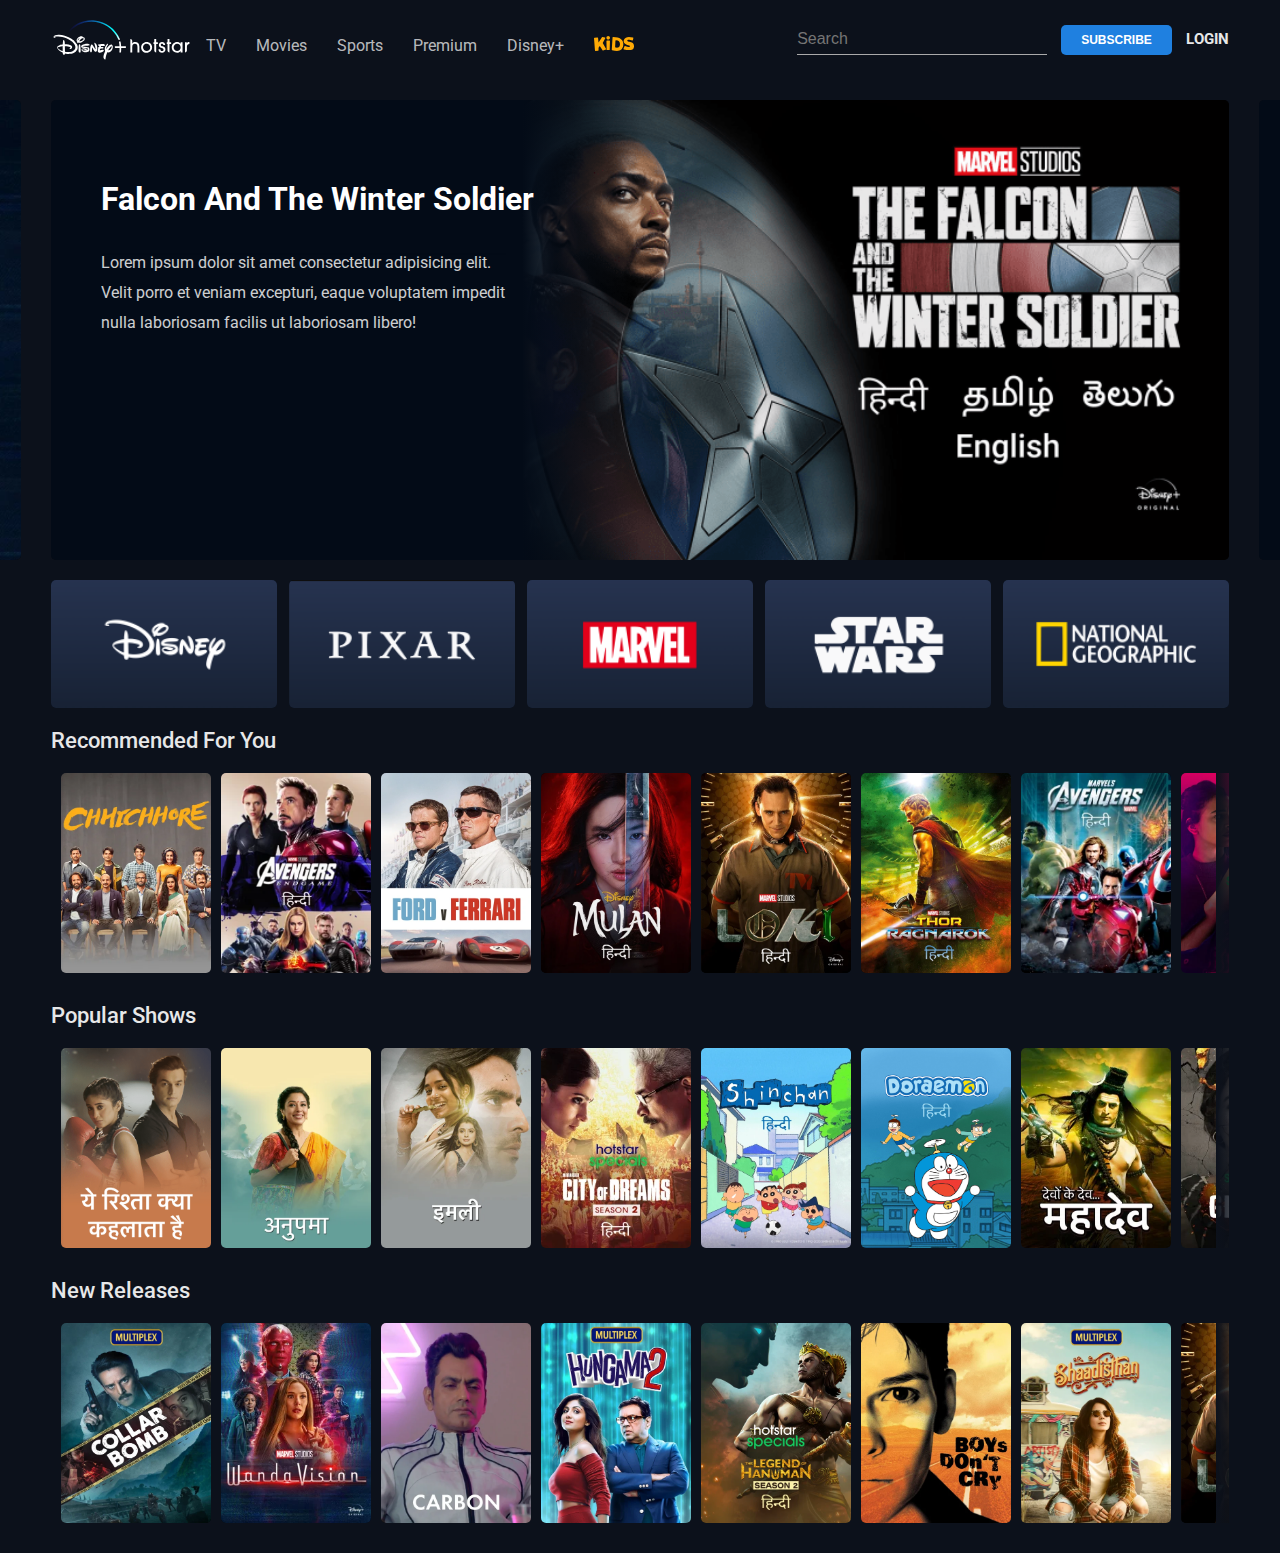
<file: oibsip_1/index.html>
<!DOCTYPE html>
<html lang="en">

<head>
    <meta charset="UTF-8">
    <meta http-equiv="X-UA-Compatible" content="IE=edge">
    <meta name="viewport" content="width=device-width, initial-scale=1.0">

    <!-- ------------------ Favicon ------------------ -->
    <link rel="shortcut icon" href="./assets/img/favicon.ico" type="image/x-icon">

    <!-- ------------------ Title ------------------ -->
    <title>Disney+ Hotstar - Watch TV Shows Online</title>

    <!-- ------------------ Style Sheet ------------------ -->
    <link rel="stylesheet" href="./assets/css/hotstar.css">
</head>

<body>
    <!-- ------------------ Navbar ------------------ -->
    <nav class="navbar">
        <img src="./assets/img/logo (1).svg" class="logo" alt="Logo">
        <ul class="nav-links">
            <li class="nav-items"><a href="#">TV</a></li>
            <li class="nav-items"><a href="#">Movies</a></li>
            <li class="nav-items"><a href="#">Sports</a></li>
            <li class="nav-items"><a href="#">Premium</a></li>
            <li class="nav-items"><a href="#">Disney+</a></li>
            <li class="icon"><a href="#"></a></li>
        </ul>

        <div class="right-container">
            <input type="text" class="search-box" placeholder="search">
            <button class="sub-btn">Subscribe</button>
            <a href="#" class="login-link">login</a>
        </div>
    </nav>

    <!-- ------------------ Carousel ------------------ -->
    <div class="carousel-container">
        <div class="carousel">
            <!-- <div class="slider">
                <div class="slide-content">
                    <h1 class="movie-title">loki</h1>
                    <p class="movie-des">Lorem ipsum dolor, sit amet consectetur adipisicing elit. Quam distinctio molestiae quis praesentium cum obcaecati eveniet voluptates exercitationem eum accusantium.</p>
                </div>
                <img src="./assets/img/slider 1.png" alt="Slider">
            </div> -->
        </div>
    </div>

    <!-- ------------------ Video Card ------------------ -->
    <div class="video-card-container">
        <div class="video-card">
            <img src="./assets/img/disney.png" class="video-card-image" alt="">
            <video src="./assets/video/disney.mp4" mute loop class="card-video"></video>
        </div>
        <div class="video-card">
            <img src="./assets/img/pixar.png" class="video-card-image" alt="">
            <video src="./assets/video/pixar.mp4" mute loop class="card-video"></video>
        </div>
        <div class="video-card">
            <img src="./assets/img/marvel.png" class="video-card-image" alt="">
            <video src="./assets/video/marvel.mp4" mute loop class="card-video"></video>
        </div>
        <div class="video-card">
            <img src="./assets/img/star-wars.png" class="video-card-image" alt="">
            <video src="./assets/video/star-war.mp4" mute loop class="card-video"></video>
        </div>
        <div class="video-card">
            <img src="./assets/img/geographic.png" class="video-card-image" alt="">
            <video src="./assets/video/geographic.mp4" mute loop class="card-video"></video>
        </div>
    </div>

    <!-- ------------------ Recommendation ------------------ -->
    <h1 class="title">recommended for you</h1>
    <div class="movies-list">
        <button class="pre-btn"><img src="./assets/img/pre.png" alt=""></button>
        <button class="nxt-btn"><img src="./assets/img/nxt.png" alt=""></button>
        <div class="card-container">
            <div class="card">
                <img src="./assets/img/poster 4.webp" class="card-img" alt="">
                <div class="card-body">
                    <h2 class="name">Chichore</h2>
                    <h6 class="des">Lorem ipsum dolor sit consectetur elit.</h6>
                    <button class="watchlist-btn">add to watchlist</button>
                </div>
            </div>
            <div class="card">
                <img src="./assets/img/poster 4.png" class="card-img" alt="">
                <div class="card-body">
                    <h2 class="name">Avengers Endgame</h2>
                    <h6 class="des">Lorem ipsum dolor sit consectetur elit.</h6>
                    <button class="watchlist-btn">add to watchlist</button>
                </div>
            </div>
            <div class="card">
                <img src="./assets/img/poster 11.png" class="card-img" alt="">
                <div class="card-body">
                    <h2 class="name">Ford v Ferrari</h2>
                    <h6 class="des">Lorem ipsum dolor sit consectetur elit.</h6>
                    <button class="watchlist-btn">add to watchlist</button>
                </div>
            </div>
            <div class="card">
                <img src="./assets/img/poster 2.png" class="card-img" alt="">
                <div class="card-body">
                    <h2 class="name">Mulan</h2>
                    <h6 class="des">Lorem ipsum dolor sit consectetur elit.</h6>
                    <button class="watchlist-btn">add to watchlist</button>
                </div>
            </div>
            <div class="card">
                <img src="./assets/img/poster 1.png" class="card-img" alt="">
                <div class="card-body">
                    <h2 class="name">Loki</h2>
                    <h6 class="des">Lorem ipsum dolor sit consectetur elit.</h6>
                    <button class="watchlist-btn">add to watchlist</button>
                </div>
            </div>
            <div class="card">
                <img src="./assets/img/poster 5.png" class="card-img" alt="">
                <div class="card-body">
                    <h2 class="name">Thor Ragnarok</h2>
                    <h6 class="des">Lorem ipsum dolor sit consectetur elit.</h6>
                    <button class="watchlist-btn">add to watchlist</button>
                </div>
            </div>
            <div class="card">
                <img src="./assets/img/poster 6.png" class="card-img" alt="">
                <div class="card-body">
                    <h2 class="name">Avengers</h2>
                    <h6 class="des">Lorem ipsum dolor sit consectetur elit.</h6>
                    <button class="watchlist-btn">add to watchlist</button>
                </div>
            </div>
            <div class="card">
                <img src="./assets/img/card 10.webp" class="card-img" alt="">
                <div class="card-body">
                    <h2 class="name">Ok Computer</h2>
                    <h6 class="des">Lorem ipsum dolor sit consectetur elit.</h6>
                    <button class="watchlist-btn">add to watchlist</button>
                </div>
            </div>
            <div class="card">
                <img src="./assets/img/card 11.webp" class="card-img" alt="">
                <div class="card-body">
                    <h2 class="name">Dil Bechara</h2>
                    <h6 class="des">Lorem ipsum dolor sit consectetur elit.</h6>
                    <button class="watchlist-btn">add to watchlist</button>
                </div>
            </div>
            <div class="card">
                <img src="./assets/img/poster 8.png" class="card-img" alt="">
                <div class="card-body">
                    <h2 class="name">Soul</h2>
                    <h6 class="des">Lorem ipsum dolor sit consectetur elit.</h6>
                    <button class="watchlist-btn">add to watchlist</button>
                </div>
            </div>
            <div class="card">
                <img src="./assets/img/card 13.webp" class="card-img" alt="">
                <div class="card-body">
                    <h2 class="name">The Office</h2>
                    <h6 class="des">Lorem ipsum dolor sit consectetur elit.</h6>
                    <button class="watchlist-btn">add to watchlist</button>
                </div>
            </div>
            <div class="card">
                <img src="./assets/img/poster 10.png" class="card-img" alt="">
                <div class="card-body">
                    <h2 class="name">Luca</h2>
                    <h6 class="des">Lorem ipsum dolor sit consectetur elit.</h6>
                    <button class="watchlist-btn">add to watchlist</button>
                </div>
            </div>
            <div class="card">
                <img src="./assets/img/poster 12.png" class="card-img" alt="">
                <div class="card-body">
                    <h2 class="name">Dark Phoenix</h2>
                    <h6 class="des">Lorem ipsum dolor sit consectetur elit.</h6>
                    <button class="watchlist-btn">add to watchlist</button>
                </div>
            </div>
            <div class="card">
                <img src="./assets/img/card 12.webp" class="card-img" alt="">
                <div class="card-body">
                    <h2 class="name">TanHaji</h2>
                    <h6 class="des">Lorem ipsum dolor sit consectetur elit.</h6>
                    <button class="watchlist-btn">add to watchlist</button>
                </div>
            </div>
            <div class="card">
                <img src="./assets/img/card 14.webp" class="card-img" alt="">
                <div class="card-body">
                    <h2 class="name">Euphoria</h2>
                    <h6 class="des">Lorem ipsum dolor sit consectetur elit.</h6>
                    <button class="watchlist-btn">add to watchlist</button>
                </div>
            </div>
        </div>
    </div>

    <!-- ------------------ Papular Shows ------------------ -->
    <h1 class="title">Popular Shows</h1>
    <div class="movies-list">
        <button class="pre-btn"><img src="./assets/img/pre.png" alt=""></button>
        <button class="nxt-btn"><img src="./assets/img/nxt.png" alt=""></button>
        <div class="card-container">
            <div class="card">
                <img src="./assets/img/card 3.webp" class="card-img" alt="">
                <div class="card-body">
                    <h2 class="name">Yeh Rishta</h2>
                    <h6 class="des">Lorem ipsum dolor sit consectetur elit.</h6>
                    <button class="watchlist-btn">add to watchlist</button>
                </div>
            </div>
            <div class="card">
                <img src="./assets/img/card 4.webp" class="card-img" alt="">
                <div class="card-body">
                    <h2 class="name">Anupama</h2>
                    <h6 class="des">Lorem ipsum dolor sit consectetur elit.</h6>
                    <button class="watchlist-btn">add to watchlist</button>
                </div>
            </div>
            <div class="card">
                <img src="./assets/img/card 2.webp" class="card-img" alt="">
                <div class="card-body">
                    <h2 class="name">Imlie</h2>
                    <h6 class="des">Lorem ipsum dolor sit consectetur elit.</h6>
                    <button class="watchlist-btn">add to watchlist</button>
                </div>
            </div>
            <div class="card">
                <img src="./assets/img/card 1.webp" class="card-img" alt="">
                <div class="card-body">
                    <h2 class="name">City of Dreams</h2>
                    <h6 class="des">Lorem ipsum dolor sit consectetur elit.</h6>
                    <button class="watchlist-btn">add to watchlist</button>
                </div>
            </div>
            <div class="card">
                <img src="./assets/img/card 5.webp" class="card-img" alt="">
                <div class="card-body">
                    <h2 class="name">Shin-chan</h2>
                    <h6 class="des">Lorem ipsum dolor sit consectetur elit.</h6>
                    <button class="watchlist-btn">add to watchlist</button>
                </div>
            </div>
            <div class="card">
                <img src="./assets/img/card 8.webp" class="card-img" alt="">
                <div class="card-body">
                    <h2 class="name">Doraemon</h2>
                    <h6 class="des">Lorem ipsum dolor sit consectetur elit.</h6>
                    <button class="watchlist-btn">add to watchlist</button>
                </div>
            </div>
            <div class="card">
                <img src="./assets/img/card 9.webp" class="card-img" alt="">
                <div class="card-body">
                    <h2 class="name">Mahadev</h2>
                    <h6 class="des">Lorem ipsum dolor sit consectetur elit.</h6>
                    <button class="watchlist-btn">add to watchlist</button>
                </div>
            </div>
            <div class="card">
                <img src="./assets/img/card 7.webp" class="card-img" alt="">
                <div class="card-body">
                    <h2 class="name">Grahan</h2>
                    <h6 class="des">Lorem ipsum dolor sit consectetur elit.</h6>
                    <button class="watchlist-btn">add to watchlist</button>
                </div>
            </div>
            <div class="card">
                <img src="./assets/img/card 6.webp" class="card-img" alt="">
                <div class="card-body">
                    <h2 class="name">Pandya Store</h2>
                    <h6 class="des">Lorem ipsum dolor sit consectetur elit.</h6>
                    <button class="watchlist-btn">add to watchlist</button>
                </div>
            </div>
            <div class="card">
                <img src="./assets/img/poster 10.png" class="card-img" alt="">
                <div class="card-body">
                    <h2 class="name">Luca</h2>
                    <h6 class="des">Lorem ipsum dolor sit consectetur elit.</h6>
                    <button class="watchlist-btn">add to watchlist</button>
                </div>
            </div>
            <div class="card">
                <img src="./assets/img/card 15.webp" class="card-img" alt="">
                <div class="card-body">
                    <h2 class="name">Mahabharat</h2>
                    <h6 class="des">Lorem ipsum dolor sit consectetur elit.</h6>
                    <button class="watchlist-btn">add to watchlist</button>
                </div>
            </div>
            <div class="card">
                <img src="./assets/img/card 16.webp" class="card-img" alt="">
                <div class="card-body">
                    <h2 class="name">RadhaKrishn</h2>
                    <h6 class="des">Lorem ipsum dolor sit consectetur elit.</h6>
                    <button class="watchlist-btn">add to watchlist</button>
                </div>
            </div>
            <div class="card">
                <img src="./assets/img/card 17.webp" class="card-img" alt="">
                <div class="card-body">
                    <h2 class="name">Phineas and Ferb</h2>
                    <h6 class="des">Lorem ipsum dolor sit consectetur elit.</h6>
                    <button class="watchlist-btn">add to watchlist</button>
                </div>
            </div>
            <div class="card">
                <img src="./assets/img/poster 1.png" class="card-img" alt="">
                <div class="card-body">
                    <h2 class="name">Loki</h2>
                    <h6 class="des">Lorem ipsum dolor sit consectetur elit.</h6>
                    <button class="watchlist-btn">add to watchlist</button>
                </div>
            </div>
            <div class="card">
                <img src="./assets/img/card 18.webp" class="card-img" alt="">
                <div class="card-body">
                    <h2 class="name">Special Ops</h2>
                    <h6 class="des">Lorem ipsum dolor sit consectetur elit.</h6>
                    <button class="watchlist-btn">add to watchlist</button>
                </div>
            </div>
            <div class="card">
                <img src="./assets/img/card 19.webp" class="card-img" alt="">
                <div class="card-body">
                    <h2 class="name">Hostages</h2>
                    <h6 class="des">Lorem ipsum dolor sit consectetur elit.</h6>
                    <button class="watchlist-btn">add to watchlist</button>
                </div>
            </div>
            <div class="card">
                <img src="./assets/img/card 20.webp" class="card-img" alt="">
                <div class="card-body">
                    <h2 class="name">Criminal Justice</h2>
                    <h6 class="des">Lorem ipsum dolor sit consectetur elit.</h6>
                    <button class="watchlist-btn">add to watchlist</button>
                </div>
            </div>
        </div>
    </div>

    <!-- ------------------ New Releases ------------------ -->
    <h1 class="title">New Releases</h1>
    <div class="movies-list">
        <button class="pre-btn"><img src="./assets/img/pre.png" alt=""></button>
        <button class="nxt-btn"><img src="./assets/img/nxt.png" alt=""></button>
        <div class="card-container">
            <div class="card">
                <img src="./assets/img/poster 3.webp" class="card-img" alt="">
                <div class="card-body">
                    <h2 class="name">Collar Bomb</h2>
                    <h6 class="des">Lorem ipsum dolor sit consectetur elit.</h6>
                    <button class="watchlist-btn">add to watchlist</button>
                </div>
            </div>
            <div class="card">
                <img src="./assets/img/poster 5.webp" class="card-img" alt="">
                <div class="card-body">
                    <h2 class="name">WandaVision</h2>
                    <h6 class="des">Lorem ipsum dolor sit consectetur elit.</h6>
                    <button class="watchlist-btn">add to watchlist</button>
                </div>
            </div>
            <div class="card">
                <img src="./assets/img/poster 8.webp" class="card-img" alt="">
                <div class="card-body">
                    <h2 class="name">Carbon</h2>
                    <h6 class="des">Lorem ipsum dolor sit consectetur elit.</h6>
                    <button class="watchlist-btn">add to watchlist</button>
                </div>
            </div>
            <div class="card">
                <img src="./assets/img/poster 1.webp" class="card-img" alt="">
                <div class="card-body">
                    <h2 class="name">Hungama 2</h2>
                    <h6 class="des">Lorem ipsum dolor sit consectetur elit.</h6>
                    <button class="watchlist-btn">add to watchlist</button>
                </div>
            </div>
            <div class="card">
                <img src="./assets/img/poster 2.webp" class="card-img" alt="">
                <div class="card-body">
                    <h2 class="name">Hanuman</h2>
                    <h6 class="des">Lorem ipsum dolor sit consectetur elit.</h6>
                    <button class="watchlist-btn">add to watchlist</button>
                </div>
            </div>
            <div class="card">
                <img src="./assets/img/poster 9.webp" class="card-img" alt="">
                <div class="card-body">
                    <h2 class="name">Boys Don't Cry</h2>
                    <h6 class="des">Lorem ipsum dolor sit consectetur elit.</h6>
                    <button class="watchlist-btn">add to watchlist</button>
                </div>
            </div>
            <div class="card">
                <img src="./assets/img/poster 10.webp" class="card-img" alt="">
                <div class="card-body">
                    <h2 class="name">Shaadisthan</h2>
                    <h6 class="des">Lorem ipsum dolor sit consectetur elit.</h6>
                    <button class="watchlist-btn">add to watchlist</button>
                </div>
            </div>
            <div class="card">
                <img src="./assets/img/poster 1.png" class="card-img" alt="">
                <div class="card-body">
                    <h2 class="name">Loki</h2>
                    <h6 class="des">Lorem ipsum dolor sit consectetur elit.</h6>
                    <button class="watchlist-btn">add to watchlist</button>
                </div>
            </div>
            <div class="card">
                <img src="./assets/img/poster 7.webp" class="card-img" alt="">
                <div class="card-body">
                    <h2 class="name">Love, Simon</h2>
                    <h6 class="des">Lorem ipsum dolor sit consectetur elit.</h6>
                    <button class="watchlist-btn">add to watchlist</button>
                </div>
            </div>
            <div class="card">
                <img src="./assets/img/poster 14.webp" class="card-img" alt="">
                <div class="card-body">
                    <h2 class="name">Betty</h2>
                    <h6 class="des">Lorem ipsum dolor sit consectetur elit.</h6>
                    <button class="watchlist-btn">add to watchlist</button>
                </div>
            </div>
            <div class="card">
                <img src="./assets/img/poster 15.webp" class="card-img" alt="">
                <div class="card-body">
                    <h2 class="name">Chhuri</h2>
                    <h6 class="des">Lorem ipsum dolor sit consectetur elit.</h6>
                    <button class="watchlist-btn">add to watchlist</button>
                </div>
            </div>
            <div class="card">
                <img src="./assets/img/poster 16.webp" class="card-img" alt="">
                <div class="card-body">
                    <h2 class="name">Cars 3</h2>
                    <h6 class="des">Lorem ipsum dolor sit consectetur elit.</h6>
                    <button class="watchlist-btn">add to watchlist</button>
                </div>
            </div>
            <div class="card">
                <img src="./assets/img/poster 13.webp" class="card-img" alt="">
                <div class="card-body">
                    <h2 class="name">Pose</h2>
                    <h6 class="des">Lorem ipsum dolor sit consectetur elit.</h6>
                    <button class="watchlist-btn">add to watchlist</button>
                </div>
            </div>
            <div class="card">
                <img src="./assets/img/poster 6.webp" class="card-img" alt="">
                <div class="card-body">
                    <h2 class="name">Modern Family</h2>
                    <h6 class="des">Lorem ipsum dolor sit consectetur elit.</h6>
                    <button class="watchlist-btn">add to watchlist</button>
                </div>
            </div>
            <div class="card">
                <img src="./assets/img/poster 17.webp" class="card-img" alt="">
                <div class="card-body">
                    <h2 class="name">Brave</h2>
                    <h6 class="des">Lorem ipsum dolor sit consectetur elit.</h6>
                    <button class="watchlist-btn">add to watchlist</button>
                </div>
            </div>
            <div class="card">
                <img src="./assets/img/poster 18.webp" class="card-img" alt="">
                <div class="card-body">
                    <h2 class="name">Dil Bechara</h2>
                    <h6 class="des">Lorem ipsum dolor sit consectetur elit.</h6>
                    <button class="watchlist-btn">add to watchlist</button>
                </div>
            </div>
        </div>
    </div>

    <!-- ------------------ JavaScript ------------------ -->
    <script src="./assets/js/data.js"></script>
    <script src="./assets/js/main.js"></script>

</body>

</html>
</file>
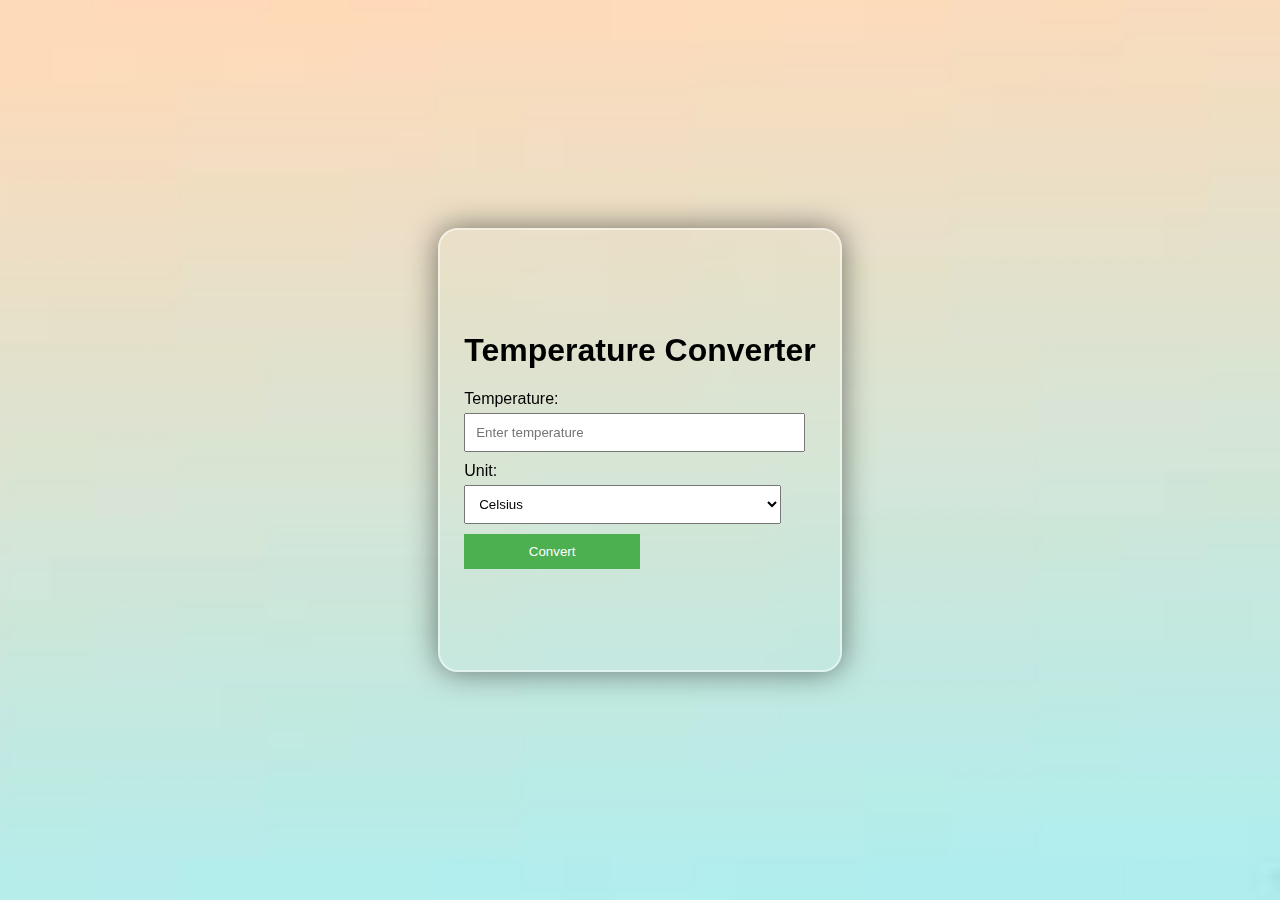
<file: oibsip_3/temp.html>
<!DOCTYPE html>
<html>
<head>
    <title>Temperature Converter</title>
    <link rel="stylesheet" href="temp.css">
</head>
<body>
    <div class="wrapper">
    <div class="container">
        <h1>Temperature Converter</h1>
        <label for="temperature">Temperature:</label>
        <input type="text" id="temperature" placeholder="Enter temperature">

        <label for="unit">Unit:</label>
        <select id="unit">
            <option value="celsius">Celsius</option>
            <option value="fahrenheit">Fahrenheit</option>
            <option value="kelvin">Kelvin</option>
        </select>

        <button onclick="convertTemperature()">Convert</button>

        <div id="result"></div>
    </div>
</div>

    <script src="temp.js"></script>
</body>
</html>
</file>
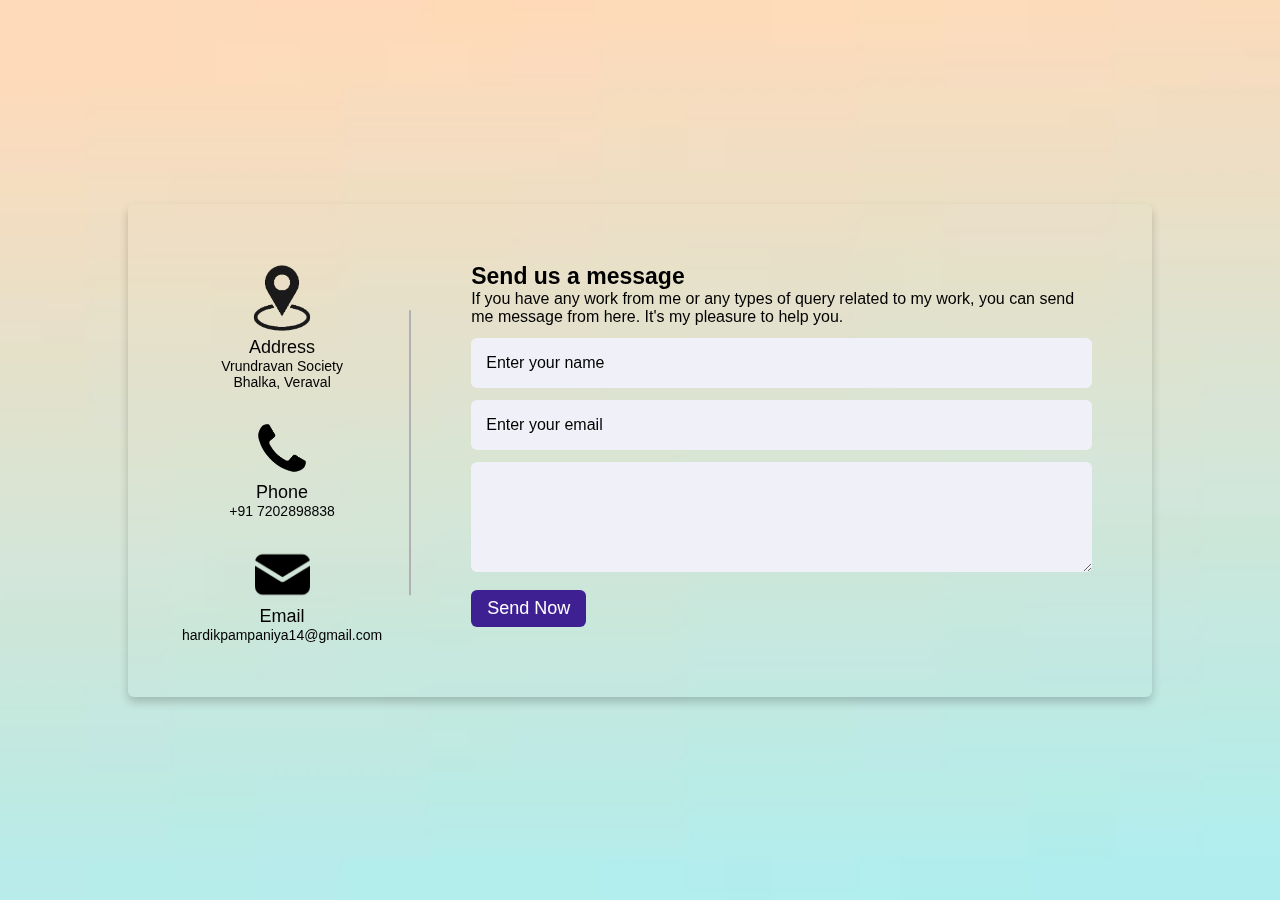
<file: oibsip_2/Laptop Website/contactus.html>
<!DOCTYPE html>
<html>

<head>
    <title>Contact Us</title>
    <link rel="stylesheet" href="contactus.css">

</head>

<body>
    <div class="container">
        <div class="content">
            <div class="left-side">
                <div class="address details">
                    <img src="Images/locaton-removebg-preview.png" alt="" height="70px">
                    <div class="topic">Address</div>
                    <div class="text-one">Vrundravan Society</div>
                    <div class="text-two">Bhalka, Veraval</div>
                </div>
                <div class="phone details">
                    <img src="Images/phone-removebg-preview.png" alt="" height="60px">
                    <div class="topic">Phone</div>
                    <div class="text-one">+91 7202898838</div>
                </div>
                <div class="email details">
                    <img src="Images/mail-removebg-preview.png" alt="" height="55px">
                    <div class="topic">Email</div>
                    <div class="text-one">hardikpampaniya14@gmail.com</div>
                </div>
            </div>
            <div class="right-side">
                <div class="topic-text">Send us a message</div>
                <p>If you have any work from me or any types of query related to my work, you can send me message from here. It's my pleasure to help you. </p>

                <form action="#">
                    <div class="input-box">
                        <input type="text" placeholder="Enter your name">
                    </div>
                    <div class="input-box">
                        <input type="text" placeholder="Enter your email">
                    </div>
                    <div class="input-box message-box">
                        <textarea></textarea>
                    </div>
                    <div class="button">
                        <input type="button" value="Send Now">
                    </div>
                </form>
            </div>
        </div>

</body>

</html>
</file>
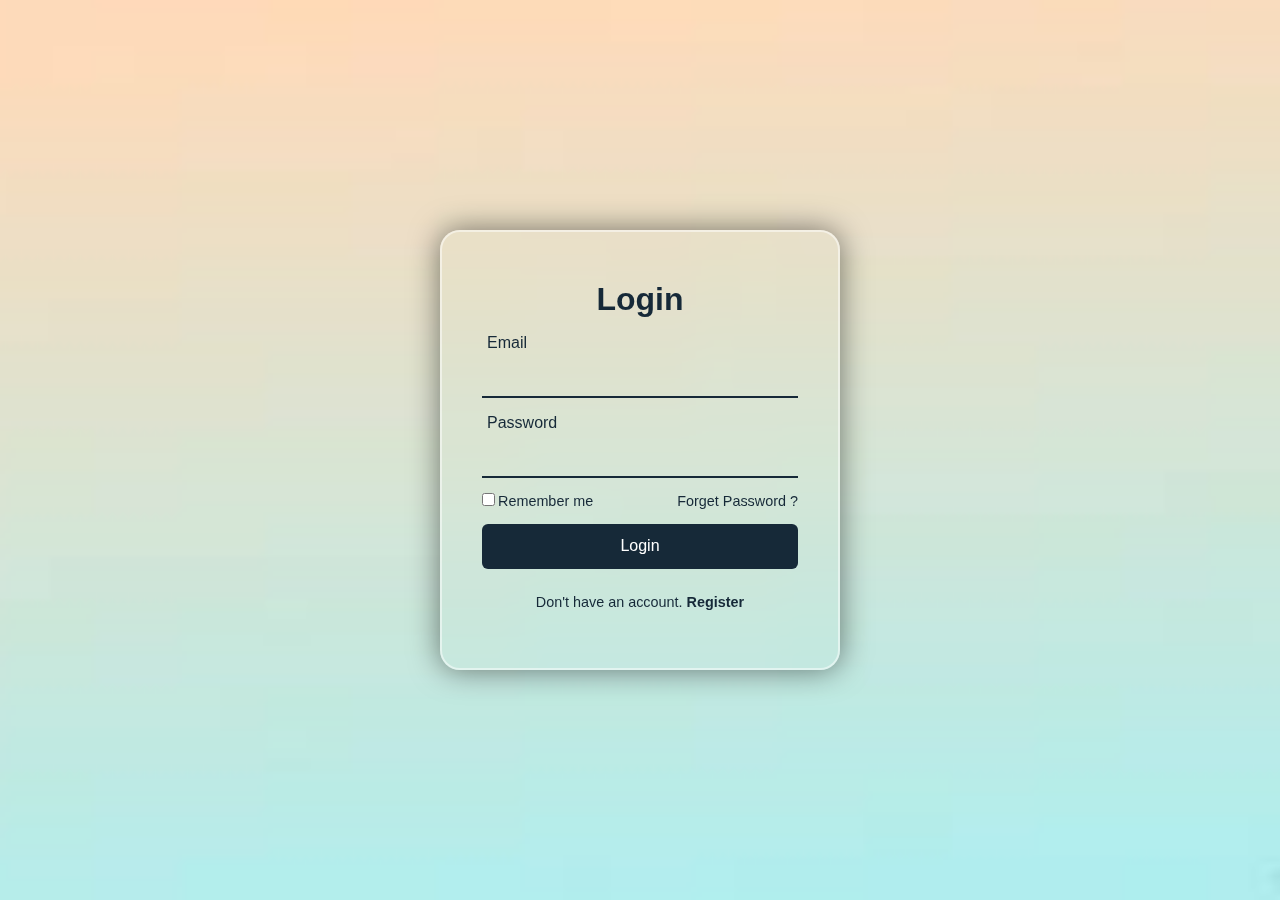
<file: oibsip_2/Laptop Website/login.html>
<!DOCTYPE html>
<html lang="en">

<head>
    <link rel="stylesheet" href="login.css" />
    <title>Login</title>
</head>

<body>
    <div class="wrapper">
        <div class="form-box login">
            <h2>Login</h2>
            <form action="homepage.html" autocomplete="on" method="post" onSubmit="return validate(this);" name="form">
                <div class="input-box">
                    <input type="text" id="email" />
                    <label for="username">Email</label>
                    <span id="msg1" class="msg"></span>
                </div>
                <div class="input-box">
                    <input type="password" id="pass" />
                    <label for="password">Password</label>
                    <span id="msg2" class="msg"></span>
                </div>
                <div class="remember-forgot">
                    <label for="password"><input type="checkbox">Remember me</label>
                    <a href="#" id="Forget">Forget Password ?</a>
                </div>
                <button type="submit" class="btn">Login</button>
                <div class="login-register">
                    <p>
                        Don't have an account.
                        <a href="registration.html" class="register-link">Register</a>
                    </p>
                </div>
            </form>
        </div>
    </div>
    <script>
        var ck_email = /^[a-zA-Z0-9._-]+@[a-zA-Z0-9.-]+\.[a-zA-Z]{5,30}$/;
        var ck_pass = /^[A-Za-z0-9!@#$%^&*()_]{6,20}$/;

        function validate(form) {
            var email = form.email.value;
            var pass = form.pass.value;

            var errors = [];

            if (!ck_email.test(email)) {
                document.getElementById("msg1").innerHTML = "* You must enter a valid email address!";
            }
            if (!ck_pass.test(pass)) {
                document.getElementById("msg2").innerHTML = "*Enter Correct password";
            }
            return false;
        }
    </script>
</body>

</html>
</file>
<file: oibsip_1/assets/css/hotstar.css>
/* ---------------- Google Fonts ---------------- */
@import url('https://fonts.googleapis.com/css2?family=Roboto:wght@100;300;400;500;700&display=swap');

/* ---------------- Root ---------------- */
:root {
    --background: #0c111b;
    --text-color: #fff;
    --button: #1f80e0;
}

* {
    margin: 0;
    padding: 0;
    box-sizing: border-box;
}

html {
    scroll-behavior: smooth;
}

body {
    width: 100%;
    background: var(--background);
    position: relative;
    font-family: "Roboto", sans-serif;
}

/* ---------------- Navbar ---------------- */
.navbar {
    width: 100%;
    height: 80px;
    position: fixed;
    top: 0;
    left: 0;
    padding: 0 4%;
    background: var(--background);
    z-index: 9;
    display: flex;
    align-items: center;
}

.logo {
    height: 80px;
    width: 140px;
}

.nav-links {
    margin-top: 10px;
    display: flex;
    list-style: none;
}

.nav-items a {
    text-decoration: none;
    color: rgba(255, 255, 255, 0.8);
    opacity: 0.9;
    font-size: 16px;
    font-weight: 400;
    padding: 20px 15px 20px;
}

.nav-items a:hover {
    color: var(--text-color);
}

.nav-links .icon {
    margin-left: 15px;
    width: 40px;
    height: 15px;
    background: url(../img/kids.svg) no-repeat;
}

.right-container {
    display: block;
    margin-left: auto;
}

.search-box {
    border: none;
    border-bottom: 1px solid #aaa;
    background: transparent;
    outline: none;
    height: 30px;
    color: var(--text-color);
    width: 250px;
    text-transform: capitalize;
    font-size: 16px;
    font-weight: 500;
    transition: 0.5s;
}

.search-box:focus {
    width: 400px;
    border-color: var(--button);
}

.sub-btn {
    background: var(--button);
    height: 30px;
    padding: 0 20px;
    color: var(--text-color);
    border-radius: 5px;
    border: none;
    outline: none;
    text-transform: uppercase;
    font-weight: 700;
    font-size: 12px;
    margin: 0 10px;
}

.login-link {
    color: var(--text-color);
    opacity: 0.9;
    text-transform: uppercase;
    font-size: 15px;
    font-weight: 700;
    text-decoration: none;
}

.carousel-container {
    position: relative;
    width: 100%;
    height: 500px;
    padding: 20px 0;
    overflow-x: hidden;
    margin-top: 80px;
}

.carousel {
    display: flex;
    width: 92%;
    height: 100%;
    position: relative;
    margin: auto;
}

.slider {
    flex: 0 0 auto;
    margin-right: 30px;
    position: relative;
    background: rgba(0, 0, 0, 0.5);
    border-radius: 5px;
    width: 100%;
    height: 100%;
    left: 0;
    transition: 1s;
    overflow: hidden;
}

.slider img {
    width: 70%;
    min-height: 100%;
    object-fit: cover;
    display: block;
    margin-left: auto;
}

.slide-content {
    position: absolute;
    width: 50%;
    height: 100%;
    z-index: 2;
    background: linear-gradient(to right, #030b17 80%, #0c111b00);
    color: var(--text-color);
    top: 0;
}

.movie-title {
    padding-left: 50px;
    text-transform: capitalize;
    margin-top: 80px;
}

.movie-des {
    width: 80%;
    line-height: 30px;
    padding-left: 50px;
    margin-top: 30px;
    opacity: 0.8;
}

.video-card-container {
    position: relative;
    width: 92%;
    margin: auto;
    height: 10vw;
    display: flex;
    margin-bottom: 20px;
    justify-content: space-between;
}

.video-card {
    position: relative;
    min-width: calc(100%/5 - 10px);
    width: calc(100%/5 - 10px);
    height: 100%;
    border-radius: 5px;
    overflow: hidden;
    background: #030b17;
}

.video-card-image,
.card-video {
    width: 100%;
    height: 100%;
    object-fit: cover;
}

.card-video {
    position: absolute;
}

.video-card:hover .video-card-image {
    display: none;
}

.title {
    color: var(--text-color);
    opacity: 0.9;
    padding-left: 4%;
    text-transform: capitalize;
    font-size: 22px;
    font-weight: 500;
}

.movies-list {
    width: 100%;
    height: 220px;
    position: relative;
    margin: 10px 0 20px;
}

.card-container {
    position: relative;
    width: 92%;
    padding-left: 10px;
    height: 220px;
    display: flex;
    margin: 0 auto;
    align-items: center;
    overflow-x: auto;
    overflow-y: visible;
    scroll-behavior: smooth;
}

.card-container::-webkit-scrollbar {
    display: none;
}

.card {
    position: relative;
    min-width: 150px;
    width: 150px;
    height: 200px;
    border-radius: 5px;
    overflow: hidden;
    margin-right: 10px;
    transition: 0.5s;
    background: #000;
}

.card-img {
    width: 100%;
    height: 100%;
    object-fit: cover;
}

.card:hover {
    transform: scale(1.1);
}

.card:hover .card-body {
    opacity: 1;
}

.card-body {
    opacity: 0;
    width: 100%;
    height: 100%;
    position: absolute;
    top: 0;
    left: 0;
    z-index: 2;
    background: linear-gradient(to bottom, rgba(4, 8, 15, 0), #192133 90%);
    padding: 10px;
    transition: 0.5s;
}

.name {
    color: var(--text-color);
    font-size: 15px;
    font-weight: 500;
    text-transform: capitalize;
    margin-top: 60%;
}

.des {
    color: var(--text-color);
    opacity: 0.8;
    margin: 5px 0;
    font-weight: 500;
    font-size: 12px;
}

.watchlist-btn {
    position: relative;
    width: 100%;
    text-transform: capitalize;
    background: none;
    border: none;
    font-weight: 500;
    text-align: right;
    color: rgba(255, 255, 255, 0.5);
    margin: 5px 0;
    cursor: pointer;
    padding: 10px 5px;
    border-radius: 5px;
}

.watchlist-btn::before {
    content: '';
    position: absolute;
    top: 0;
    left: -5px;
    height: 35px;
    width: 35px;
    background-image: url(../img/add.png);
    background-size: cover;
    transform: scale(0.4);
}

.watchlist-btn:hover {
    color: var(--text-color);
    background: rgba(255, 255, 255, 0.1);
}

.pre-btn,
.nxt-btn {
    position: absolute;
    top: 0;
    width: 5%;
    height: 100%;
    z-index: 2;
    border: none;
    cursor: pointer;
    outline: none;
}

.pre-btn {
    left: 0;
    background: linear-gradient(to right, #0c111b 0%, #0c111b00);
}

.nxt-btn {
    right: 0;
    background: linear-gradient(to right, #0c111b 0%, #0c111b00);
}

.pre-btn img,
.nxt-btn img {
    width: 15px;
    height: 20px;
    opacity: 0;
}

.pre-btn:hover img,
.nxt-btn:hover img {
    opacity: 1;
}
</file>
<file: oibsip_3/temp.css>
body {
    display: flex;
    justify-content: center;
    align-items: center;
    min-height: 100vh;
    background: url(Images/bckgrnd.jpg) no-repeat;
    background-size: cover;
    background-position: center;
    font-family: Arial, sans-serif;
    margin: 0;
    padding: 0;
}

.wrapper {
    position: relative;
    width: 400px;
    height: 440px;
    background: transparent;
    border: 2px solid rgba(255, 255, 255, .5);
    border-radius: 20px;
    backdrop-filter: blur(20px);
    box-shadow: 0 0 30px rgba(0, 0, 0, .5);
    display: flex;
    justify-content: center;
    align-items: center;
    transition: height .2s ease;
}

h1 {
    text-align: center;
}

label {
    display: block;
    margin-bottom: 5px;
}

input, select {
    width: 90%;
    padding: 10px;
    margin-bottom: 10px;
}

button {
    width: 50%;
    padding: 10px;
    background-color: #4CAF50;
    color: white;
    border: none;
    cursor: pointer;
}

button:hover {
    background-color: #45a049;
}

#result {
    margin-top: 20px;
    font-weight: bold;
}
</file>
<file: oibsip_2/Laptop Website/contactus.css>
* {
    margin: 0;
    padding: 0;
    box-sizing: border-box;
    font-family: "Poppins", sans-serif;
}

body {
    min-height: 100vh;
    width: 100%;
    background: url(Images/bckgrnd.jpg);
    background-size: cover;
    display: flex;
    align-items: center;
    justify-content: center;
}

.container {
    width: 80%;
    backdrop-filter: blur(14px);
    border-radius: 6px;
    padding: 30px 60px 40px 40px;
    box-shadow: 0 5px 10px rgba(0, 0, 0, 0.2);
}

.container .content {
    display: flex;
    align-items: center;
    justify-content: space-between;
}

::placeholder {
    color: black;
}

.container .content .left-side {
    width: 25%;
    height: 100%;
    position: relative;
    display: flex;
    flex-direction: column;
    align-items: center;
    justify-content: center;
    margin-top: 15px;
}

.content .left-side::before {
    content: '';
    position: absolute;
    height: 70%;
    width: 2px;
    right: -15px;
    top: 50%;
    transform: translateY(-50%);
    background: #afafb6;
}

.content .left-side .details {
    margin: 14px;
    text-align: center;
}

.content .left-side .details i {
    font-size: 30px;
    color: #3e2093;
    margin-bottom: 10px;
}

.content .left-side .details .topic {
    font-size: 18px;
    font-weight: 500;
}

.content .left-side .details .text-one,
.content .left-side .details .text-two {
    font-size: 14px;
    color: black;
}

.container .content .right-side {
    width: 75%;
    margin-left: 75px;
}

.content .right-side .topic-text {
    font-size: 23px;
    font-weight: 600;
    color: black;
}

.right-side .input-box {
    height: 50px;
    width: 100%;
    margin: 12px 0;
}

.right-side .input-box input,
.right-side .input-box textarea {
    height: 100%;
    width: 100%;
    border: none;
    background: #F0F1F8;
    font-size: 16px;
    border-radius: 6px;
    padding: 0 15px;
}

.right-side .message-box {
    min-height: 110px;
}

.right-side .button {
    margin-top: 6px;
    display: inline-block;
}

.right-side .button input[type="button"] {
    color: #fff;
    font-size: 18px;
    outline: none;
    border: none;
    padding: 8px 16px;
    border-radius: 6px;
    background: #3e2093;
    cursor: pointer;
    transition: all 0.3s ease;
}

.button input[type="button"]:hover {
    background: #5029bc;
}
</file>
<file: oibsip_2/Laptop Website/login.css>
* {
    margin: 0;
    padding: 0;
    box-sizing: border-box;
    font-family: 'Gill Sans', 'Gill Sans MT', Calibri, 'Trebuchet MS', sans-serif;
}

body {
    display: flex;
    justify-content: center;
    align-items: center;
    min-height: 100vh;
    background: url(Images/bckgrnd.jpg) no-repeat;
    background-size: cover;
    background-position: center;
}

.wrapper {
    position: relative;
    width: 400px;
    height: 440px;
    background: transparent;
    border: 2px solid rgba(255, 255, 255, .5);
    border-radius: 20px;
    backdrop-filter: blur(20px);
    box-shadow: 0 0 30px rgba(0, 0, 0, .5);
    display: flex;
    justify-content: center;
    align-items: center;
    transition: height .2s ease;
}

.wrapper .form-box {
    width: 100%;
    padding: 40px;
}

.form-box h2 {
    font-size: 2em;
    color: #162938;
    text-align: center;
}

.input-box {
    position: relative;
    width: 100%;
    height: 50px;
    border-bottom: 2px solid #162938;
    margin: 30px 0;
}

.input-box label {
    position: absolute;
    top: 50%;
    left: 5px;
    transform: translateY(-50%);
    font-size: 1em;
    color: #162938;
    font-weight: 500;
    pointer-events: none;
    transition: .5s;
}

.input-box input:focus~label,
.input-box input:valid~label {
    top: -5px;
}

.input-box input {
    width: 100%;
    height: 100%;
    background: transparent;
    outline: none;
    border: none;
    font-size: 1em;
    color: #162938;
    font-weight: 600;
    padding: 0 35px 0 5px;
}

.remember-forgot {
    font-size: .9em;
    color: #162938;
    font-weight: 500;
    margin: -15px 0 15px;
    justify-content: space-between;
    display: flex;
}

.remember-forgot label input {
    accent-color: #162938;
    margin-right: 3px;
}

.remember-forgot a {
    color: #162938;
    text-decoration: none;
}

.remember-forgot a:hover {
    text-decoration: underline;
}

.btn {
    width: 100%;
    height: 45px;
    background: #162938;
    border: none;
    outline: none;
    border-radius: 6px;
    cursor: pointer;
    font-size: 1em;
    color: #fff;
    font-weight: 500;
}

.msg {
    color: red;
}

.login-register {
    font-size: .9em;
    color: #162938;
    text-align: center;
    font-weight: 500;
    margin: 25px 0 10px;
}

.login-register p a {
    color: #162938;
    text-decoration: none;
    font-weight: 600;
}

.login-register p a:hover {
    text-decoration: underline;
}
</file>
